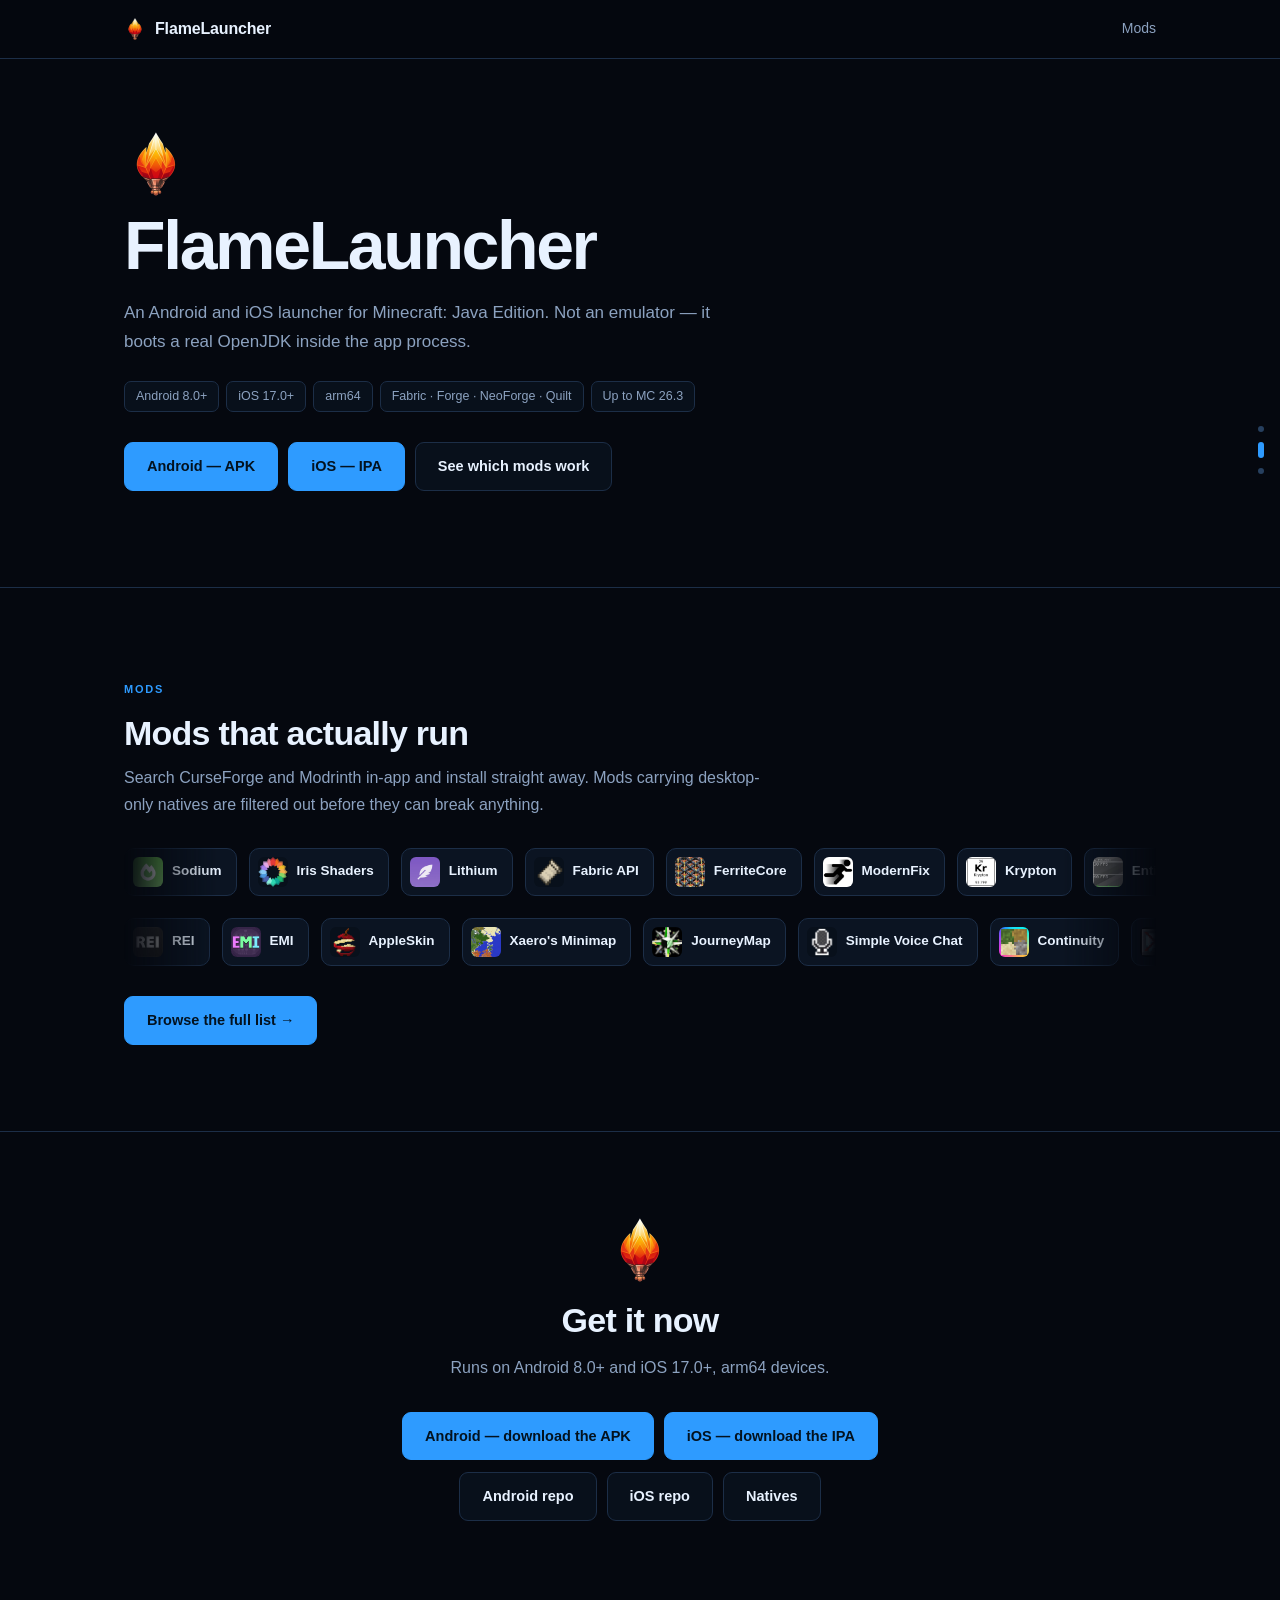
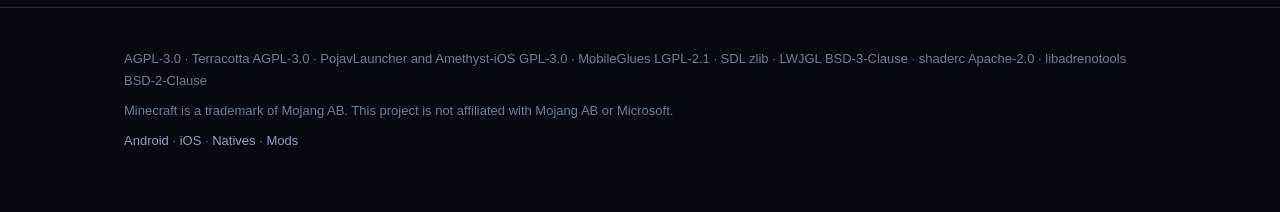
<file: index.html>
<!doctype html>
<html lang="en">
<head>
<meta charset="utf-8">
<meta name="viewport" content="width=device-width, initial-scale=1">
<title>FlameLauncher — Minecraft: Java Edition on Android &amp; iOS</title>
<meta name="description" content="A launcher that runs Minecraft: Java Edition on Android and iOS. Not an emulator — it boots a real OpenJDK inside the app process.">
<meta property="og:title" content="FlameLauncher">
<meta property="og:description" content="Minecraft: Java Edition on Android and iOS — a real OpenJDK booted inside the app process.">
<meta property="og:type" content="website">
<link rel="icon" href="img/logo-32.png">
<link rel="stylesheet" href="style.css">
</head>
<body>

<div id="bar"></div>

<nav><div class="wrap">
  <a class="brand" href="./"><img src="img/logo-32.png" alt="" width="22" height="22">FlameLauncher</a>
  <div class="navlinks">
    <a href="mods.html">Mods</a>
  </div>
</div></nav>

<div class="dots"></div>

<!-- 1 ─ hero -->
<section class="slide hero" id="top">
  <div class="wrap">
    <img class="logo rv" src="img/logo.png" alt="FlameLauncher" width="64" height="64">
    <h1 class="rv">FlameLauncher</h1>
    <p class="tag rv">An Android and iOS launcher for Minecraft: Java Edition. Not an emulator — it boots a real OpenJDK inside the app process.</p>
    <div class="badges rv">
      <span class="badge">Android 8.0+</span>
      <span class="badge">iOS 17.0+</span>
      <span class="badge">arm64</span>
      <span class="badge">Fabric · Forge · NeoForge · Quilt</span>
      <span class="badge">Up to MC 26.3</span>
    </div>
    <div class="cta rv">
      <a class="btn primary" href="https://github.com/FlameLaunchers/FlameLauncher-Android/releases/latest/download/FlameLauncher.apk">Android — APK</a>
      <a class="btn primary" href="https://github.com/FlameLaunchers/FlameLauncher-iOS/releases/latest/download/FlameLauncher.ipa">iOS — IPA</a>
      <a class="btn ghost" href="mods.html">See which mods work</a>
    </div>
  </div>
</section>

<!-- 5 ─ mods teaser -->
<section class="slide" id="mods">
  <div class="wrap">
    <span class="kicker rv">Mods</span>
    <h2 class="rv">Mods that actually run</h2>
    <p class="lead rv">Search CurseForge and Modrinth in-app and install straight away. Mods carrying desktop-only natives are filtered out before they can break anything.</p>

    <div class="marquee rv"><div class="track" id="mq1"></div></div>
    <div class="marquee rev rv"><div class="track" id="mq2"></div></div>

    <div class="cta" style="justify-content:flex-start">
      <a class="btn primary rv" href="mods.html">Browse the full list →</a>
    </div>
  </div>
</section>

<!-- 9 ─ cta -->
<section class="slide" id="get" style="text-align:center">
  <div class="wrap">
    <img class="logo rv" src="img/logo.png" alt="FlameLauncher" width="64" height="64">
    <h2 class="rv" style="margin-top:18px">Get it now</h2>
    <p class="lead rv" style="margin:14px auto 30px">Runs on Android 8.0+ and iOS 17.0+, arm64 devices.</p>
    <div class="cta rv">
      <a class="btn primary" href="https://github.com/FlameLaunchers/FlameLauncher-Android/releases/latest/download/FlameLauncher.apk">Android — download the APK</a>
      <a class="btn primary" href="https://github.com/FlameLaunchers/FlameLauncher-iOS/releases/latest/download/FlameLauncher.ipa">iOS — download the IPA</a>
    </div>
    <div class="cta rv" style="margin-top:12px">
      <a class="btn ghost" href="https://github.com/FlameLaunchers/FlameLauncher-Android">Android repo</a>
      <a class="btn ghost" href="https://github.com/FlameLaunchers/FlameLauncher-iOS">iOS repo</a>
      <a class="btn ghost" href="https://github.com/FlameLaunchers/FlameLauncher-Natives">Natives</a>
    </div>
  </div>
</section>

<footer><div class="wrap">
  <div>AGPL-3.0 · Terracotta AGPL-3.0 · PojavLauncher and Amethyst-iOS GPL-3.0 · MobileGlues LGPL-2.1 · SDL zlib · LWJGL BSD-3-Clause · shaderc Apache-2.0 · libadrenotools BSD-2-Clause</div>
  <div>Minecraft is a trademark of Mojang AB. This project is not affiliated with Mojang AB or Microsoft.</div>
  <div><a href="https://github.com/FlameLaunchers/FlameLauncher-Android">Android</a> · <a href="https://github.com/FlameLaunchers/FlameLauncher-iOS">iOS</a> · <a href="https://github.com/FlameLaunchers/FlameLauncher-Natives">Natives</a> · <a href="mods.html">Mods</a></div>
</div></footer>

<script src="app.js"></script>
<script>
/* mod icon marquee — built from the same list as mods.html */
const MQ = [
  ['sodium','Sodium','webp'],['iris','Iris Shaders','webp'],['lithium','Lithium','webp'],
  ['fabric-api','Fabric API','png'],['ferrite-core','FerriteCore','webp'],['modernfix','ModernFix','webp'],
  ['krypton','Krypton','webp'],['entityculling','Entity Culling','webp'],['immediatelyfast','ImmediatelyFast','webp'],
  ['sodium-extra','Sodium Extra','webp'],['modmenu','Mod Menu','png'],['indium','Indium','webp'],
  ['jei','JEI','webp'],['rei','REI','webp'],['emi','EMI','webp'],['appleskin','AppleSkin','png'],
  ['xaeros-minimap',"Xaero's Minimap",'webp'],['journeymap','JourneyMap','webp'],
  ['simple-voice-chat','Simple Voice Chat','png'],['continuity','Continuity','png'],
  ['no-chat-reports','No Chat Reports','png'],['cull-less-leaves','Cull Less Leaves','png'],
  ['complementary-reimagined','Complementary Reimagined','webp'],['bsl-shaders','BSL Shaders','webp'],
  ['solas-shader','Solas Shader','webp'],['distanthorizons','Distant Horizons','webp']
];
const chip = ([s, n, e]) =>
  `<a class="chip" href="mods.html#${s}"><img src="img/mods/${s}.${e}" alt="" loading="lazy" width="34" height="34">${n}</a>`;
const half = Math.ceil(MQ.length / 2);
mq1.innerHTML = [...MQ.slice(0, half), ...MQ.slice(0, half)].map(chip).join('');
mq2.innerHTML = [...MQ.slice(half), ...MQ.slice(half)].map(chip).join('');
</script>
</body>
</html>
</file>
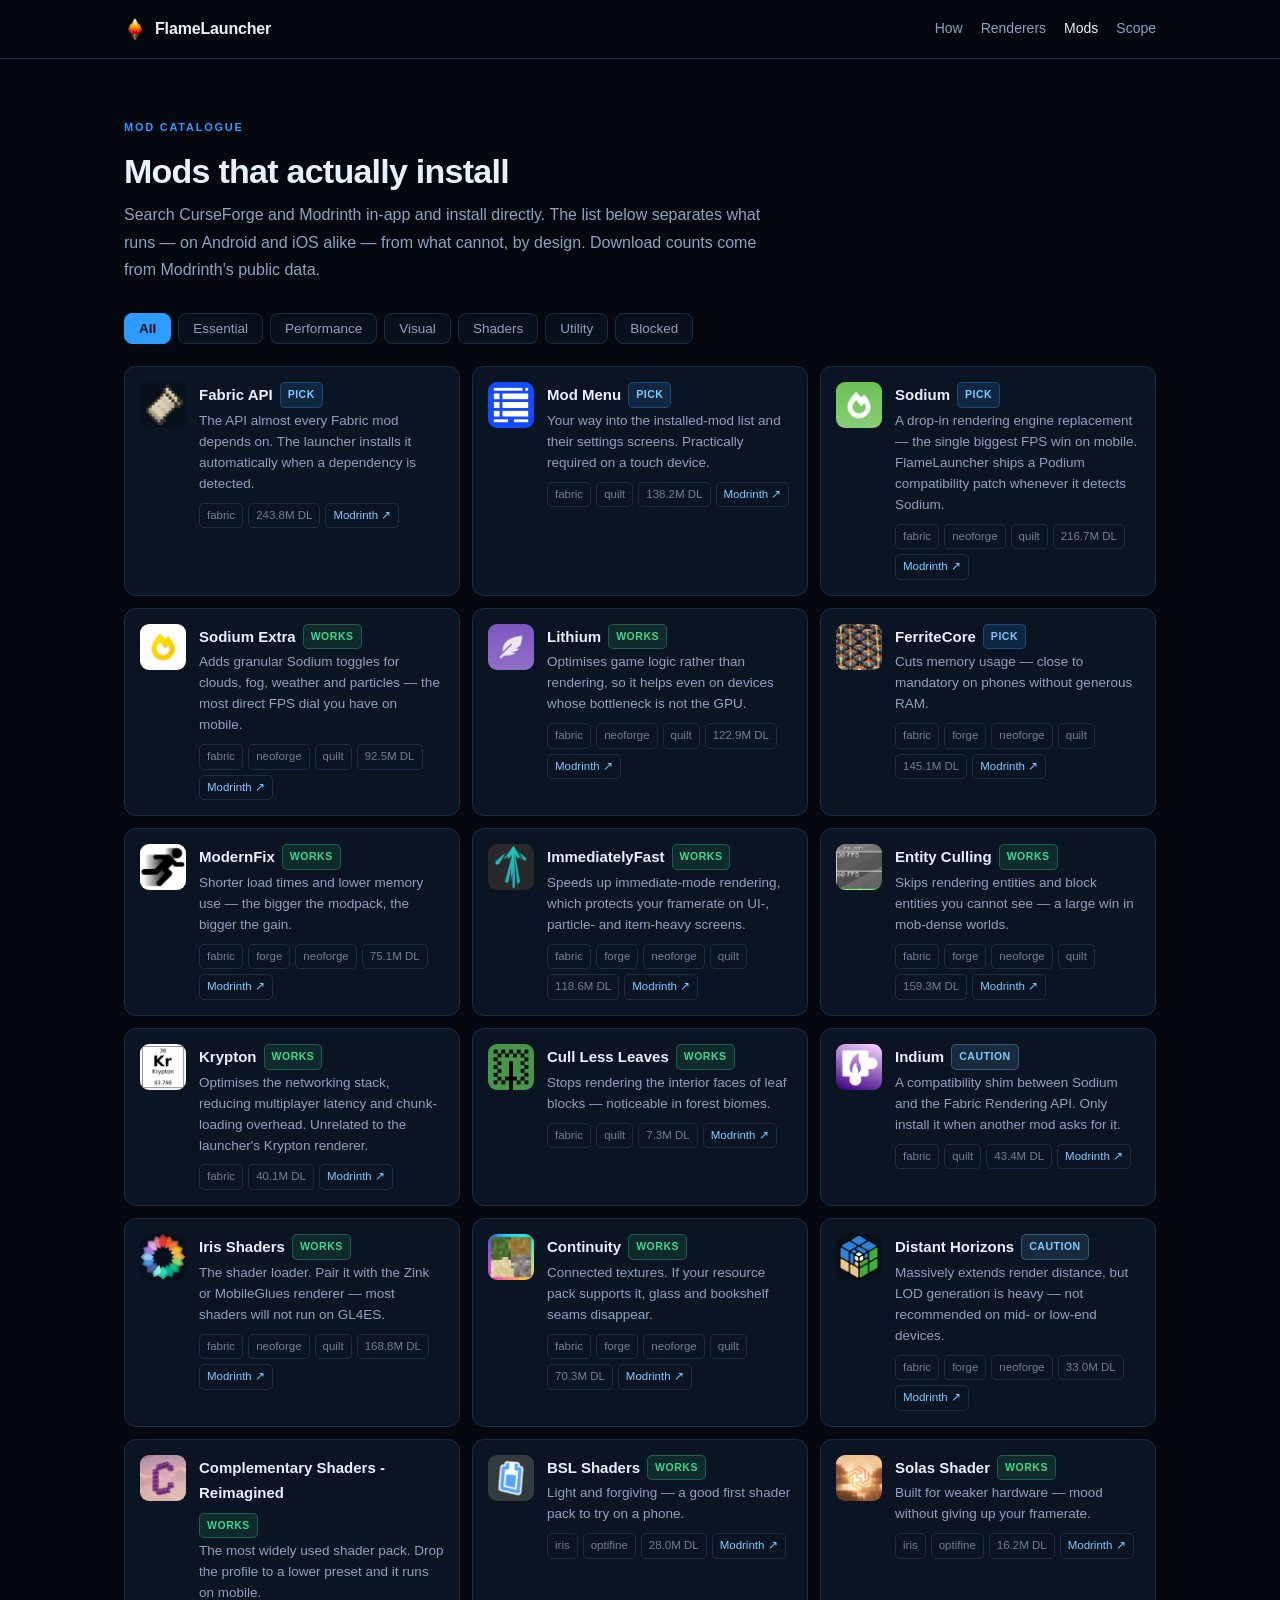
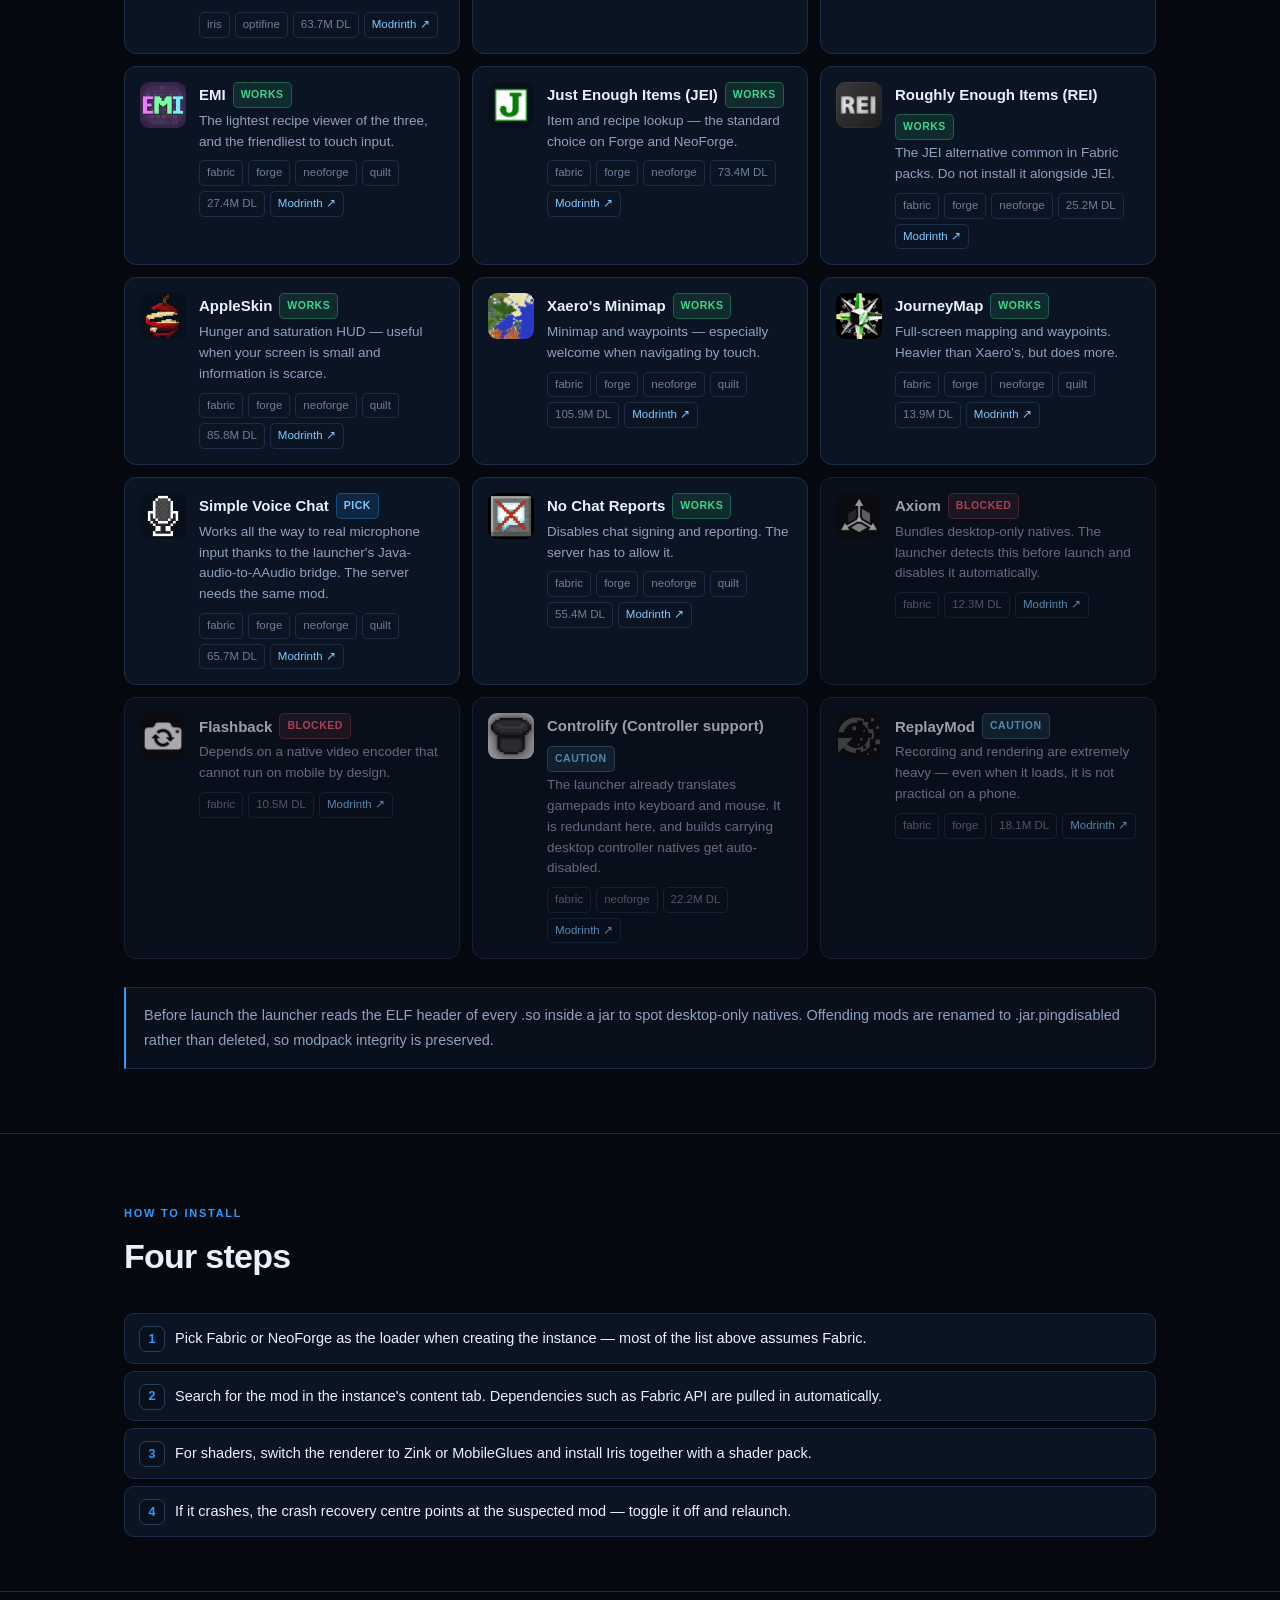
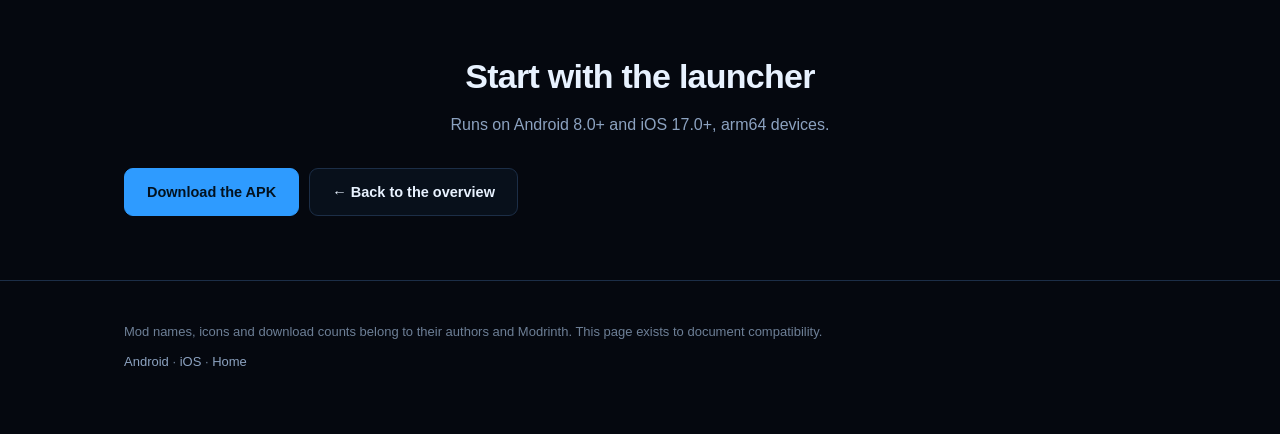
<file: mods.html>
<!doctype html>
<html lang="en">
<head>
<meta charset="utf-8">
<meta name="viewport" content="width=device-width, initial-scale=1">
<title>Supported mods — FlameLauncher</title>
<meta name="description" content="Mods and shader packs that actually work in FlameLauncher, and the ones that cannot run by design.">
<meta property="og:title" content="FlameLauncher — Mods that work">
<meta property="og:description" content="Which Minecraft mods actually run on Android and iOS through FlameLauncher, and which cannot.">
<link rel="icon" href="img/logo-32.png">
<link rel="stylesheet" href="style.css">
</head>
<body>

<div id="bar"></div>

<nav><div class="wrap">
  <a class="brand" href="./"><img src="img/logo-32.png" alt="" width="22" height="22">FlameLauncher</a>
  <div class="navlinks">
    <a href="./#how">How</a>
    <a href="./#render">Renderers</a>
    <a href="mods.html" aria-current="page">Mods</a>
    <a href="./#scope">Scope</a>
  </div>
</div></nav>

<section class="sec">
  <div class="wrap">
    <span class="kicker rv">Mod catalogue</span>
    <h2 class="rv">Mods that actually install</h2>
    <p class="lead rv">Search CurseForge and Modrinth in-app and install directly. The list below separates what runs — on Android and iOS alike — from what cannot, by design. Download counts come from Modrinth's public data.</p>

    <div class="filters rv">
      <button data-cat="all" aria-pressed="true">All</button>
      <button data-cat="core"    aria-pressed="false">Essential</button>
      <button data-cat="perf"    aria-pressed="false">Performance</button>
      <button data-cat="visual"  aria-pressed="false">Visual</button>
      <button data-cat="shader"  aria-pressed="false">Shaders</button>
      <button data-cat="util"    aria-pressed="false">Utility</button>
      <button data-cat="blocked" aria-pressed="false">Blocked</button>
    </div>

    <div class="mods">
      <div class="mod rv" id="fabric-api" data-cat="core all">
        <img src="img/mods/fabric-api.png" alt="Fabric API" loading="lazy" width="52" height="52">
        <div>
          <h3>Fabric API <span class="pill must">Pick</span></h3>
          <p>The API almost every Fabric mod depends on. The launcher installs it automatically when a dependency is detected.</p>
          <div class="meta"><span>fabric</span><span>243.8M DL</span>
            <span><a href="https://modrinth.com/mod/fabric-api" target="_blank" rel="noopener">Modrinth ↗</a></span></div>
        </div>
      </div>
      <div class="mod rv" id="modmenu" data-cat="core all">
        <img src="img/mods/modmenu.png" alt="Mod Menu" loading="lazy" width="52" height="52">
        <div>
          <h3>Mod Menu <span class="pill must">Pick</span></h3>
          <p>Your way into the installed-mod list and their settings screens. Practically required on a touch device.</p>
          <div class="meta"><span>fabric</span> <span>quilt</span><span>138.2M DL</span>
            <span><a href="https://modrinth.com/mod/modmenu" target="_blank" rel="noopener">Modrinth ↗</a></span></div>
        </div>
      </div>
      <div class="mod rv" id="sodium" data-cat="perf all">
        <img src="img/mods/sodium.webp" alt="Sodium" loading="lazy" width="52" height="52">
        <div>
          <h3>Sodium <span class="pill must">Pick</span></h3>
          <p>A drop-in rendering engine replacement — the single biggest FPS win on mobile. FlameLauncher ships a Podium compatibility patch whenever it detects Sodium.</p>
          <div class="meta"><span>fabric</span> <span>neoforge</span> <span>quilt</span><span>216.7M DL</span>
            <span><a href="https://modrinth.com/mod/sodium" target="_blank" rel="noopener">Modrinth ↗</a></span></div>
        </div>
      </div>
      <div class="mod rv" id="sodium-extra" data-cat="perf visual all">
        <img src="img/mods/sodium-extra.webp" alt="Sodium Extra" loading="lazy" width="52" height="52">
        <div>
          <h3>Sodium Extra <span class="pill good">Works</span></h3>
          <p>Adds granular Sodium toggles for clouds, fog, weather and particles — the most direct FPS dial you have on mobile.</p>
          <div class="meta"><span>fabric</span> <span>neoforge</span> <span>quilt</span><span>92.5M DL</span>
            <span><a href="https://modrinth.com/mod/sodium-extra" target="_blank" rel="noopener">Modrinth ↗</a></span></div>
        </div>
      </div>
      <div class="mod rv" id="lithium" data-cat="perf all">
        <img src="img/mods/lithium.webp" alt="Lithium" loading="lazy" width="52" height="52">
        <div>
          <h3>Lithium <span class="pill good">Works</span></h3>
          <p>Optimises game logic rather than rendering, so it helps even on devices whose bottleneck is not the GPU.</p>
          <div class="meta"><span>fabric</span> <span>neoforge</span> <span>quilt</span><span>122.9M DL</span>
            <span><a href="https://modrinth.com/mod/lithium" target="_blank" rel="noopener">Modrinth ↗</a></span></div>
        </div>
      </div>
      <div class="mod rv" id="ferrite-core" data-cat="perf all">
        <img src="img/mods/ferrite-core.webp" alt="FerriteCore" loading="lazy" width="52" height="52">
        <div>
          <h3>FerriteCore <span class="pill must">Pick</span></h3>
          <p>Cuts memory usage — close to mandatory on phones without generous RAM.</p>
          <div class="meta"><span>fabric</span> <span>forge</span> <span>neoforge</span> <span>quilt</span><span>145.1M DL</span>
            <span><a href="https://modrinth.com/mod/ferrite-core" target="_blank" rel="noopener">Modrinth ↗</a></span></div>
        </div>
      </div>
      <div class="mod rv" id="modernfix" data-cat="perf all">
        <img src="img/mods/modernfix.webp" alt="ModernFix" loading="lazy" width="52" height="52">
        <div>
          <h3>ModernFix <span class="pill good">Works</span></h3>
          <p>Shorter load times and lower memory use — the bigger the modpack, the bigger the gain.</p>
          <div class="meta"><span>fabric</span> <span>forge</span> <span>neoforge</span><span>75.1M DL</span>
            <span><a href="https://modrinth.com/mod/modernfix" target="_blank" rel="noopener">Modrinth ↗</a></span></div>
        </div>
      </div>
      <div class="mod rv" id="immediatelyfast" data-cat="perf all">
        <img src="img/mods/immediatelyfast.webp" alt="ImmediatelyFast" loading="lazy" width="52" height="52">
        <div>
          <h3>ImmediatelyFast <span class="pill good">Works</span></h3>
          <p>Speeds up immediate-mode rendering, which protects your framerate on UI-, particle- and item-heavy screens.</p>
          <div class="meta"><span>fabric</span> <span>forge</span> <span>neoforge</span> <span>quilt</span><span>118.6M DL</span>
            <span><a href="https://modrinth.com/mod/immediatelyfast" target="_blank" rel="noopener">Modrinth ↗</a></span></div>
        </div>
      </div>
      <div class="mod rv" id="entityculling" data-cat="perf all">
        <img src="img/mods/entityculling.webp" alt="Entity Culling" loading="lazy" width="52" height="52">
        <div>
          <h3>Entity Culling <span class="pill good">Works</span></h3>
          <p>Skips rendering entities and block entities you cannot see — a large win in mob-dense worlds.</p>
          <div class="meta"><span>fabric</span> <span>forge</span> <span>neoforge</span> <span>quilt</span><span>159.3M DL</span>
            <span><a href="https://modrinth.com/mod/entityculling" target="_blank" rel="noopener">Modrinth ↗</a></span></div>
        </div>
      </div>
      <div class="mod rv" id="krypton" data-cat="perf all">
        <img src="img/mods/krypton.webp" alt="Krypton" loading="lazy" width="52" height="52">
        <div>
          <h3>Krypton <span class="pill good">Works</span></h3>
          <p>Optimises the networking stack, reducing multiplayer latency and chunk-loading overhead. Unrelated to the launcher's Krypton renderer.</p>
          <div class="meta"><span>fabric</span><span>40.1M DL</span>
            <span><a href="https://modrinth.com/mod/krypton" target="_blank" rel="noopener">Modrinth ↗</a></span></div>
        </div>
      </div>
      <div class="mod rv" id="cull-less-leaves" data-cat="perf all">
        <img src="img/mods/cull-less-leaves.png" alt="Cull Less Leaves" loading="lazy" width="52" height="52">
        <div>
          <h3>Cull Less Leaves <span class="pill good">Works</span></h3>
          <p>Stops rendering the interior faces of leaf blocks — noticeable in forest biomes.</p>
          <div class="meta"><span>fabric</span> <span>quilt</span><span>7.3M DL</span>
            <span><a href="https://modrinth.com/mod/cull-less-leaves" target="_blank" rel="noopener">Modrinth ↗</a></span></div>
        </div>
      </div>
      <div class="mod rv" id="indium" data-cat="perf all">
        <img src="img/mods/indium.webp" alt="Indium" loading="lazy" width="52" height="52">
        <div>
          <h3>Indium <span class="pill care">Caution</span></h3>
          <p>A compatibility shim between Sodium and the Fabric Rendering API. Only install it when another mod asks for it.</p>
          <div class="meta"><span>fabric</span> <span>quilt</span><span>43.4M DL</span>
            <span><a href="https://modrinth.com/mod/indium" target="_blank" rel="noopener">Modrinth ↗</a></span></div>
        </div>
      </div>
      <div class="mod rv" id="iris" data-cat="visual all">
        <img src="img/mods/iris.webp" alt="Iris Shaders" loading="lazy" width="52" height="52">
        <div>
          <h3>Iris Shaders <span class="pill good">Works</span></h3>
          <p>The shader loader. Pair it with the Zink or MobileGlues renderer — most shaders will not run on GL4ES.</p>
          <div class="meta"><span>fabric</span> <span>neoforge</span> <span>quilt</span><span>168.8M DL</span>
            <span><a href="https://modrinth.com/mod/iris" target="_blank" rel="noopener">Modrinth ↗</a></span></div>
        </div>
      </div>
      <div class="mod rv" id="continuity" data-cat="visual all">
        <img src="img/mods/continuity.png" alt="Continuity" loading="lazy" width="52" height="52">
        <div>
          <h3>Continuity <span class="pill good">Works</span></h3>
          <p>Connected textures. If your resource pack supports it, glass and bookshelf seams disappear.</p>
          <div class="meta"><span>fabric</span> <span>forge</span> <span>neoforge</span> <span>quilt</span><span>70.3M DL</span>
            <span><a href="https://modrinth.com/mod/continuity" target="_blank" rel="noopener">Modrinth ↗</a></span></div>
        </div>
      </div>
      <div class="mod rv" id="distanthorizons" data-cat="visual all">
        <img src="img/mods/distanthorizons.webp" alt="Distant Horizons" loading="lazy" width="52" height="52">
        <div>
          <h3>Distant Horizons <span class="pill care">Caution</span></h3>
          <p>Massively extends render distance, but LOD generation is heavy — not recommended on mid- or low-end devices.</p>
          <div class="meta"><span>fabric</span> <span>forge</span> <span>neoforge</span><span>33.0M DL</span>
            <span><a href="https://modrinth.com/mod/distanthorizons" target="_blank" rel="noopener">Modrinth ↗</a></span></div>
        </div>
      </div>
      <div class="mod rv" id="complementary-reimagined" data-cat="shader all">
        <img src="img/mods/complementary-reimagined.webp" alt="Complementary Shaders - Reimagined" loading="lazy" width="52" height="52">
        <div>
          <h3>Complementary Shaders - Reimagined <span class="pill good">Works</span></h3>
          <p>The most widely used shader pack. Drop the profile to a lower preset and it runs on mobile.</p>
          <div class="meta"><span>iris</span> <span>optifine</span><span>63.7M DL</span>
            <span><a href="https://modrinth.com/shader/complementary-reimagined" target="_blank" rel="noopener">Modrinth ↗</a></span></div>
        </div>
      </div>
      <div class="mod rv" id="bsl-shaders" data-cat="shader all">
        <img src="img/mods/bsl-shaders.webp" alt="BSL Shaders" loading="lazy" width="52" height="52">
        <div>
          <h3>BSL Shaders <span class="pill good">Works</span></h3>
          <p>Light and forgiving — a good first shader pack to try on a phone.</p>
          <div class="meta"><span>iris</span> <span>optifine</span><span>28.0M DL</span>
            <span><a href="https://modrinth.com/shader/bsl-shaders" target="_blank" rel="noopener">Modrinth ↗</a></span></div>
        </div>
      </div>
      <div class="mod rv" id="solas-shader" data-cat="shader all">
        <img src="img/mods/solas-shader.webp" alt="Solas Shader" loading="lazy" width="52" height="52">
        <div>
          <h3>Solas Shader <span class="pill good">Works</span></h3>
          <p>Built for weaker hardware — mood without giving up your framerate.</p>
          <div class="meta"><span>iris</span> <span>optifine</span><span>16.2M DL</span>
            <span><a href="https://modrinth.com/shader/solas-shader" target="_blank" rel="noopener">Modrinth ↗</a></span></div>
        </div>
      </div>
      <div class="mod rv" id="emi" data-cat="util all">
        <img src="img/mods/emi.webp" alt="EMI" loading="lazy" width="52" height="52">
        <div>
          <h3>EMI <span class="pill good">Works</span></h3>
          <p>The lightest recipe viewer of the three, and the friendliest to touch input.</p>
          <div class="meta"><span>fabric</span> <span>forge</span> <span>neoforge</span> <span>quilt</span><span>27.4M DL</span>
            <span><a href="https://modrinth.com/mod/emi" target="_blank" rel="noopener">Modrinth ↗</a></span></div>
        </div>
      </div>
      <div class="mod rv" id="jei" data-cat="util all">
        <img src="img/mods/jei.webp" alt="Just Enough Items (JEI)" loading="lazy" width="52" height="52">
        <div>
          <h3>Just Enough Items (JEI) <span class="pill good">Works</span></h3>
          <p>Item and recipe lookup — the standard choice on Forge and NeoForge.</p>
          <div class="meta"><span>fabric</span> <span>forge</span> <span>neoforge</span><span>73.4M DL</span>
            <span><a href="https://modrinth.com/mod/jei" target="_blank" rel="noopener">Modrinth ↗</a></span></div>
        </div>
      </div>
      <div class="mod rv" id="rei" data-cat="util all">
        <img src="img/mods/rei.webp" alt="Roughly Enough Items (REI)" loading="lazy" width="52" height="52">
        <div>
          <h3>Roughly Enough Items (REI) <span class="pill good">Works</span></h3>
          <p>The JEI alternative common in Fabric packs. Do not install it alongside JEI.</p>
          <div class="meta"><span>fabric</span> <span>forge</span> <span>neoforge</span><span>25.2M DL</span>
            <span><a href="https://modrinth.com/mod/rei" target="_blank" rel="noopener">Modrinth ↗</a></span></div>
        </div>
      </div>
      <div class="mod rv" id="appleskin" data-cat="util all">
        <img src="img/mods/appleskin.png" alt="AppleSkin" loading="lazy" width="52" height="52">
        <div>
          <h3>AppleSkin <span class="pill good">Works</span></h3>
          <p>Hunger and saturation HUD — useful when your screen is small and information is scarce.</p>
          <div class="meta"><span>fabric</span> <span>forge</span> <span>neoforge</span> <span>quilt</span><span>85.8M DL</span>
            <span><a href="https://modrinth.com/mod/appleskin" target="_blank" rel="noopener">Modrinth ↗</a></span></div>
        </div>
      </div>
      <div class="mod rv" id="xaeros-minimap" data-cat="util all">
        <img src="img/mods/xaeros-minimap.webp" alt="Xaero&#x27;s Minimap" loading="lazy" width="52" height="52">
        <div>
          <h3>Xaero&#x27;s Minimap <span class="pill good">Works</span></h3>
          <p>Minimap and waypoints — especially welcome when navigating by touch.</p>
          <div class="meta"><span>fabric</span> <span>forge</span> <span>neoforge</span> <span>quilt</span><span>105.9M DL</span>
            <span><a href="https://modrinth.com/mod/xaeros-minimap" target="_blank" rel="noopener">Modrinth ↗</a></span></div>
        </div>
      </div>
      <div class="mod rv" id="journeymap" data-cat="util all">
        <img src="img/mods/journeymap.webp" alt="JourneyMap" loading="lazy" width="52" height="52">
        <div>
          <h3>JourneyMap <span class="pill good">Works</span></h3>
          <p>Full-screen mapping and waypoints. Heavier than Xaero's, but does more.</p>
          <div class="meta"><span>fabric</span> <span>forge</span> <span>neoforge</span> <span>quilt</span><span>13.9M DL</span>
            <span><a href="https://modrinth.com/mod/journeymap" target="_blank" rel="noopener">Modrinth ↗</a></span></div>
        </div>
      </div>
      <div class="mod rv" id="simple-voice-chat" data-cat="util all">
        <img src="img/mods/simple-voice-chat.png" alt="Simple Voice Chat" loading="lazy" width="52" height="52">
        <div>
          <h3>Simple Voice Chat <span class="pill must">Pick</span></h3>
          <p>Works all the way to real microphone input thanks to the launcher's Java-audio-to-AAudio bridge. The server needs the same mod.</p>
          <div class="meta"><span>fabric</span> <span>forge</span> <span>neoforge</span> <span>quilt</span><span>65.7M DL</span>
            <span><a href="https://modrinth.com/mod/simple-voice-chat" target="_blank" rel="noopener">Modrinth ↗</a></span></div>
        </div>
      </div>
      <div class="mod rv" id="no-chat-reports" data-cat="util all">
        <img src="img/mods/no-chat-reports.png" alt="No Chat Reports" loading="lazy" width="52" height="52">
        <div>
          <h3>No Chat Reports <span class="pill good">Works</span></h3>
          <p>Disables chat signing and reporting. The server has to allow it.</p>
          <div class="meta"><span>fabric</span> <span>forge</span> <span>neoforge</span> <span>quilt</span><span>55.4M DL</span>
            <span><a href="https://modrinth.com/mod/no-chat-reports" target="_blank" rel="noopener">Modrinth ↗</a></span></div>
        </div>
      </div>
      <div class="mod rv blocked" id="axiom" data-cat="blocked all">
        <img src="img/mods/axiom.png" alt="Axiom" loading="lazy" width="52" height="52">
        <div>
          <h3>Axiom <span class="pill bad">Blocked</span></h3>
          <p>Bundles desktop-only natives. The launcher detects this before launch and disables it automatically.</p>
          <div class="meta"><span>fabric</span><span>12.3M DL</span>
            <span><a href="https://modrinth.com/mod/axiom" target="_blank" rel="noopener">Modrinth ↗</a></span></div>
        </div>
      </div>
      <div class="mod rv blocked" id="flashback" data-cat="blocked all">
        <img src="img/mods/flashback.webp" alt="Flashback" loading="lazy" width="52" height="52">
        <div>
          <h3>Flashback <span class="pill bad">Blocked</span></h3>
          <p>Depends on a native video encoder that cannot run on mobile by design.</p>
          <div class="meta"><span>fabric</span><span>10.5M DL</span>
            <span><a href="https://modrinth.com/mod/flashback" target="_blank" rel="noopener">Modrinth ↗</a></span></div>
        </div>
      </div>
      <div class="mod rv blocked" id="controlify" data-cat="blocked all">
        <img src="img/mods/controlify.webp" alt="Controlify (Controller support)" loading="lazy" width="52" height="52">
        <div>
          <h3>Controlify (Controller support) <span class="pill care">Caution</span></h3>
          <p>The launcher already translates gamepads into keyboard and mouse. It is redundant here, and builds carrying desktop controller natives get auto-disabled.</p>
          <div class="meta"><span>fabric</span> <span>neoforge</span><span>22.2M DL</span>
            <span><a href="https://modrinth.com/mod/controlify" target="_blank" rel="noopener">Modrinth ↗</a></span></div>
        </div>
      </div>
      <div class="mod rv blocked" id="replaymod" data-cat="blocked all">
        <img src="img/mods/replaymod.png" alt="ReplayMod" loading="lazy" width="52" height="52">
        <div>
          <h3>ReplayMod <span class="pill care">Caution</span></h3>
          <p>Recording and rendering are extremely heavy — even when it loads, it is not practical on a phone.</p>
          <div class="meta"><span>fabric</span> <span>forge</span><span>18.1M DL</span>
            <span><a href="https://modrinth.com/mod/replaymod" target="_blank" rel="noopener">Modrinth ↗</a></span></div>
        </div>
      </div>    </div>

    <div class="warn rv" style="margin-top:28px">Before launch the launcher reads the ELF header of every .so inside a jar to spot desktop-only natives. Offending mods are renamed to .jar.pingdisabled rather than deleted, so modpack integrity is preserved.</div>
  </div>
</section>

<section class="sec">
  <div class="wrap">
    <span class="kicker rv">How to install</span>
    <h2 class="rv">Four steps</h2>
    <ol class="flow" style="margin-top:26px">
      <li class="rv left">Pick Fabric or NeoForge as the loader when creating the instance — most of the list above assumes Fabric.</li>
      <li class="rv left">Search for the mod in the instance's content tab. Dependencies such as Fabric API are pulled in automatically.</li>
      <li class="rv left">For shaders, switch the renderer to Zink or MobileGlues and install Iris together with a shader pack.</li>
      <li class="rv left">If it crashes, the crash recovery centre points at the suspected mod — toggle it off and relaunch.</li>
    </ol>
  </div>
</section>

<section class="sec" style="text-align:center">
  <div class="wrap">
    <h2 class="rv">Start with the launcher</h2>
    <p class="lead rv" style="margin:14px auto 28px">Runs on Android 8.0+ and iOS 17.0+, arm64 devices.</p>
    <div class="cta rv">
      <a class="btn primary" href="https://github.com/FlameLaunchers/FlameLauncher-Android/releases">Download the APK</a>
      <a class="btn ghost" href="./">← Back to the overview</a>
    </div>
  </div>
</section>

<footer><div class="wrap">
  <div>Mod names, icons and download counts belong to their authors and Modrinth. This page exists to document compatibility.</div>
  <div><a href="https://github.com/FlameLaunchers/FlameLauncher-Android">Android</a> · <a href="https://github.com/FlameLaunchers/FlameLauncher-iOS">iOS</a> · <a href="./">Home</a></div>
</div></footer>

<script src="app.js"></script>
</body>
</html>
</file>
<file: style.css>
/* FlameLauncher — 공용 스타일
 *
 * 색은 앱에서 그대로 가져온다 (iOS Theme.swift · Android Color.kt).
 * 사이트만 다른 팔레트를 쓰면 같은 제품으로 안 보인다 —
 * 예전에는 보라·주황이었는데 앱은 처음부터 블루 플레임이었다.
 */
:root{
  /* 배경 · 표면 */
  --bg:#05080F;          /* bgDark   가장 어두운 배경 (푸른 검정) */
  --surface:#0B1422;     /* bgSurface 카드 */
  --item:#08101B;        /* bgItem   리스트 아이템 */
  --line:#1C2E47;        /* bgBorder 테두리 */
  --line2:#27405F;       /* 테두리 강조 */

  /* 글자 */
  --fg:#E8F2FF;          /* textMain 쿨 화이트 */
  --dim:#8CA2C0;         /* textSub  쿨 그레이 */
  --dim2:#6D7F96;        /* tagOld   더 흐린 보조 */

  /* 포인트 */
  --primary:#2E9BFF;     /* 메인 플레임 (핫 블루) */
  --light:#7CC9FF;       /* 라이트 플레임 */
  --deep:#0B4A8F;        /* 다크 플레임 */
  --accent:#22E0FF;      /* 액센트 (시안 — 불꽃 심지) */

  --ok:#3DD68C;
  --no:#FF5F7E;
  --warn:#2A1424;

  --max:1080px;
  --ease:cubic-bezier(.2,.75,.2,1);
}
*{box-sizing:border-box}
html{scroll-behavior:smooth}
body{
  margin:0;background:var(--bg);color:var(--fg);
  font:16px/1.7 -apple-system,BlinkMacSystemFont,"Pretendard","Noto Sans KR","Noto Sans JP",Segoe UI,Roboto,sans-serif;
  -webkit-font-smoothing:antialiased;overflow-x:hidden;
}
a{color:var(--light);text-decoration:none}
a:hover{text-decoration:underline}
img{max-width:100%;display:block}
.wrap{width:100%;max-width:var(--max);margin:0 auto;padding:0 24px}

/* ── nav ─────────────────────────────────────── */
nav{position:fixed;top:0;left:0;right:0;z-index:50;backdrop-filter:blur(14px);
    background:rgba(5,8,15,.82);border-bottom:1px solid var(--line)}
nav .wrap{display:flex;align-items:center;gap:14px;height:58px}
.brand{display:flex;align-items:center;gap:9px;font-weight:700;letter-spacing:-.01em;
  font-size:16px;margin-right:auto;color:var(--fg)}
.brand:hover{text-decoration:none}
.brand img{width:22px;height:22px}
.navlinks{display:flex;gap:18px;font-size:14px;color:var(--dim)}
.navlinks a{color:var(--dim)}
.navlinks a:hover,.navlinks a[aria-current]{color:var(--fg);text-decoration:none}
.langs{display:flex;gap:6px}
.langs button{background:transparent;border:1px solid var(--line);color:var(--dim);
  padding:5px 11px;border-radius:8px;font-size:13px;cursor:pointer;font-family:inherit;
  transition:.2s var(--ease)}
.langs button:hover{color:var(--fg);border-color:var(--line2)}
.langs button[aria-pressed="true"]{background:var(--primary);border-color:var(--primary);color:#03121F;font-weight:700}
#bar{position:fixed;top:0;left:0;height:2px;z-index:60;width:0;
  background:var(--primary);transition:width .1s linear}
@media(max-width:720px){.navlinks{display:none}}

/* ── sections ────────────────────────────────── */
/* ⚠️ 전체 화면 슬라이드(scroll-snap + 100vh)를 걷어냈다. 발표 자료처럼 보여서
 *    내용이 적어 보이고, 스크롤이 마디마다 걸려 읽기가 불편했다. */
.slide{position:relative;padding:86px 0;border-top:1px solid var(--line)}
.slide:first-of-type{border-top:none}
.slide > .wrap{width:100%}
.kicker{display:inline-block;font-size:11px;letter-spacing:.16em;text-transform:uppercase;
  color:var(--primary);padding:0;margin-bottom:14px;font-weight:700}
h1{font-size:clamp(38px,7vw,68px);margin:14px 0 0;letter-spacing:-.035em;font-weight:800;line-height:1.05}
h2{font-size:clamp(24px,3.4vw,34px);letter-spacing:-.022em;margin:0 0 10px;line-height:1.2;font-weight:700}
h3{margin:0 0 6px;font-size:16px;font-weight:700}
.lead{color:var(--dim);margin:0 0 30px;max-width:640px;font-size:16px}

/* 오른쪽 점 네비 */
.dots{position:fixed;right:16px;top:50%;transform:translateY(-50%);z-index:40;
  display:flex;flex-direction:column;gap:10px}
.dots a{width:6px;height:6px;border-radius:50%;background:var(--line2);transition:.25s var(--ease)}
.dots a:hover{background:var(--dim)}
.dots a.on{background:var(--primary);height:16px;border-radius:999px}
@media(max-width:980px){.dots{display:none}}

/* ── hero ────────────────────────────────────── */
/* ⚠️ 여기 있던 연출을 전부 뺐다 — 숨쉬는 글로우, 흔들리는 이모지, 떠오르는 불티,
 *    그라데이션이 흐르는 제목, 까딱이는 "스크롤 ↓". 전부 내용과 무관하고
 *    어느 랜딩 페이지에나 붙어 있는 장식이라 제품이 뭔지 가렸다. */
.hero{padding:132px 0 96px;text-align:left}
.logo{width:64px;height:64px}
/* ⚠️ 가운데 정렬 섹션에서 `text-align:center` 는 **블록 요소를 가운데로 옮기지 않는다**.
   전역 `img{display:block}` 때문에 로고가, `.cta{display:flex}` 때문에 버튼들이
   섹션은 가운데인데 저 혼자 왼쪽에 붙어 있었다. 둘 다 따로 가운데로 보낸다. */
#get .logo{margin-inline:auto}
#get .cta{justify-content:center}
.hero h1{max-width:12ch}
.tag{font-size:17px;color:var(--dim);margin:18px 0 0;max-width:620px}
.badges{display:flex;flex-wrap:wrap;gap:7px;margin-top:24px}
.badge{border:1px solid var(--line);background:var(--item);color:var(--dim);padding:4px 11px;
  border-radius:7px;font-size:12.5px}
.cta{display:flex;flex-wrap:wrap;gap:10px;margin-top:30px}
.btn{padding:11px 22px;border-radius:9px;font-weight:650;font-size:14.5px;border:1px solid var(--line);
  transition:.2s var(--ease);display:inline-block}
.btn:hover{text-decoration:none}
.btn.primary{background:var(--primary);color:#03121F;border-color:var(--primary)}
.btn.primary:hover{background:var(--light);border-color:var(--light)}
.btn.ghost{background:var(--item);color:var(--fg)}
.btn.ghost:hover{border-color:var(--line2)}

/* ── reveal ──────────────────────────────────── */
/* 남겨 두되 조용하게. 30px 이 아니라 10px, 0.75s 가 아니라 0.4s. */
.rv{opacity:0;transform:translateY(10px);
  transition:opacity .4s var(--ease),transform .4s var(--ease);transition-delay:var(--d,0s)}
.rv.in{opacity:1;transform:none}
.rv.left,.rv.zoom{transform:translateY(10px)}

/* ── cards / grid ────────────────────────────── */
.grid{display:grid;gap:14px;grid-template-columns:repeat(auto-fit,minmax(250px,1fr))}
.grid.g2{grid-template-columns:repeat(auto-fit,minmax(320px,1fr))}
.card{background:var(--surface);border:1px solid var(--line);border-radius:12px;padding:20px;
  transition:border-color .2s var(--ease)}
.card:hover{border-color:var(--line2)}
.card p{margin:0;color:var(--dim);font-size:14.5px}
.ico{font-size:22px;display:block;margin-bottom:10px}
.card .num{display:none}

/* stats */
.stats{display:grid;gap:12px;grid-template-columns:repeat(auto-fit,minmax(170px,1fr))}
.stat{background:var(--surface);border:1px solid var(--line);border-radius:12px;padding:20px}
.stat b{display:block;font-size:32px;font-weight:750;letter-spacing:-.02em;color:var(--primary);line-height:1.1}
.stat span{color:var(--dim);font-size:13.5px}

/* flow */
ol.flow{counter-reset:s;list-style:none;padding:0;margin:0;display:grid;gap:7px}
ol.flow li{counter-increment:s;position:relative;padding:12px 16px 12px 50px;background:var(--surface);
  border:1px solid var(--line);border-radius:10px;font-size:14.5px}
ol.flow li::before{content:counter(s);position:absolute;left:14px;top:12px;width:24px;height:24px;
  display:grid;place-items:center;border-radius:7px;font-size:12.5px;font-weight:700;
  background:var(--item);border:1px solid var(--line2);color:var(--primary)}

/* table */
.scroll{overflow-x:auto;-webkit-overflow-scrolling:touch}
.tbl{width:100%;border-collapse:collapse;font-size:14.5px;border:1px solid var(--line);border-radius:12px;overflow:hidden}
.tbl th,.tbl td{padding:12px 15px;text-align:left;border-bottom:1px solid var(--line)}
.tbl th{background:var(--item);color:var(--dim);font-weight:600;font-size:11.5px;letter-spacing:.05em;text-transform:uppercase}
.tbl tr:last-child td{border-bottom:none}

/* lists */
.list{margin:0;padding:0;list-style:none}
.list li{padding:8px 0 8px 24px;position:relative;color:var(--dim);font-size:14.5px;border-bottom:1px solid var(--line)}
.list li:last-child{border-bottom:none}
.yes li::before{content:"✓";position:absolute;left:0;color:var(--ok);font-weight:700}
.no li::before{content:"✕";position:absolute;left:0;color:var(--no);font-weight:700}
.warn{background:var(--item);border:1px solid var(--line);border-left:2px solid var(--primary);
  border-radius:0 10px 10px 0;padding:15px 18px;color:var(--dim);font-size:14.5px;margin-top:20px}

/* ── mod marquee ─────────────────────────────── */
.marquee{position:relative;overflow:hidden;margin:6px 0 22px;
  -webkit-mask-image:linear-gradient(90deg,transparent,#000 9%,#000 91%,transparent);
  mask-image:linear-gradient(90deg,transparent,#000 9%,#000 91%,transparent)}
.marquee .track{display:flex;gap:12px;width:max-content;animation:mar 48s linear infinite}
.marquee.rev .track{animation-direction:reverse;animation-duration:58s}
.marquee:hover .track{animation-play-state:paused}
@keyframes mar{to{transform:translateX(-50%)}}
.chip{display:flex;align-items:center;gap:9px;background:var(--surface);border:1px solid var(--line);
  border-radius:10px;padding:8px 14px 8px 8px;white-space:nowrap;font-size:13.5px;font-weight:600;color:var(--fg)}
.chip:hover{text-decoration:none;border-color:var(--line2)}
.chip img{width:30px;height:30px;border-radius:6px;flex:none;background:var(--item)}

/* ── mods page ───────────────────────────────── */
.filters{display:flex;flex-wrap:wrap;gap:7px;margin:0 0 22px}
.filters button{background:var(--item);border:1px solid var(--line);color:var(--dim);padding:7px 14px;
  border-radius:8px;font-size:13.5px;cursor:pointer;font-family:inherit;transition:.2s var(--ease)}
.filters button:hover{color:var(--fg);border-color:var(--line2)}
.filters button[aria-pressed="true"]{background:var(--primary);border-color:var(--primary);color:#03121F;font-weight:700}
.mods{display:grid;gap:12px;grid-template-columns:repeat(auto-fill,minmax(300px,1fr))}
.mod{display:grid;grid-template-columns:46px 1fr;gap:13px;background:var(--surface);border:1px solid var(--line);
  border-radius:12px;padding:15px;transition:border-color .2s var(--ease);align-items:start}
.mod:hover{border-color:var(--line2)}
.mod.off{display:none}
.mod img{width:46px;height:46px;border-radius:9px;background:var(--item);object-fit:cover}
.mod h3{font-size:15px;margin:0 0 3px;display:flex;align-items:center;gap:7px;flex-wrap:wrap}
.mod p{margin:0;font-size:13.5px;color:var(--dim);line-height:1.55}
.mod .meta{margin-top:8px;display:flex;flex-wrap:wrap;gap:5px;font-size:11.5px;color:var(--dim2)}
.mod .meta span{border:1px solid var(--line);border-radius:5px;padding:2px 7px}
.pill{font-size:10.5px;font-weight:700;letter-spacing:.05em;text-transform:uppercase;
  padding:3px 7px;border-radius:5px;flex:none}
.pill.must{background:rgba(46,155,255,.14);color:var(--light);border:1px solid rgba(46,155,255,.32)}
.pill.good{background:rgba(61,214,140,.12);color:var(--ok);border:1px solid rgba(61,214,140,.3)}
.pill.care{background:rgba(124,201,255,.12);color:var(--light);border:1px solid rgba(124,201,255,.3)}
.pill.bad{background:rgba(255,95,126,.12);color:var(--no);border:1px solid rgba(255,95,126,.3)}
.mod.blocked{opacity:.65}
.mod.blocked img{filter:grayscale(1)}
.sec{padding:64px 0;border-top:1px solid var(--line)}
.sec:first-of-type{border-top:none;padding-top:112px}

footer{padding:40px 0 60px;border-top:1px solid var(--line);color:var(--dim2);font-size:13px}
footer .wrap{display:grid;gap:8px}
footer a{color:var(--dim)}

@media (prefers-reduced-motion:reduce){
  *,*::before,*::after{animation:none!important;transition-duration:.01ms!important}
  .rv{opacity:1;transform:none}
  html{scroll-behavior:auto}
}
</file>
